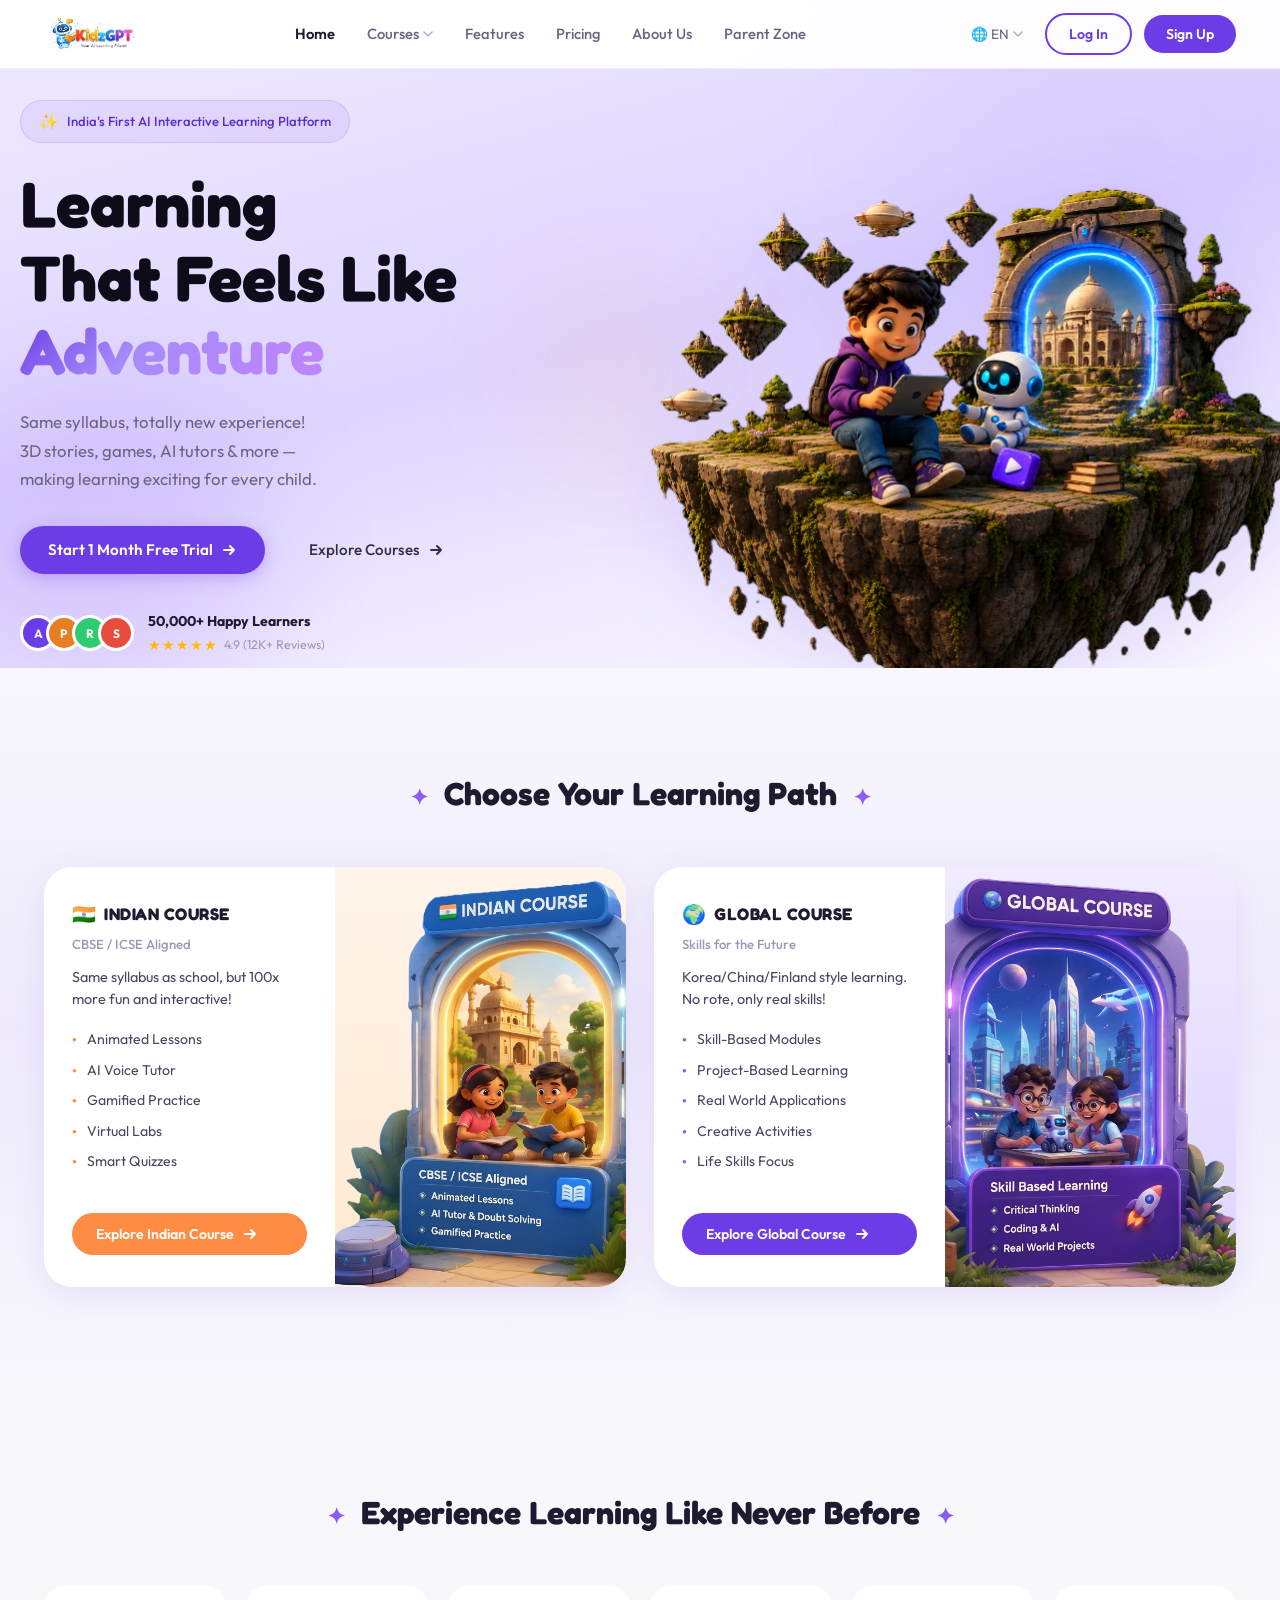
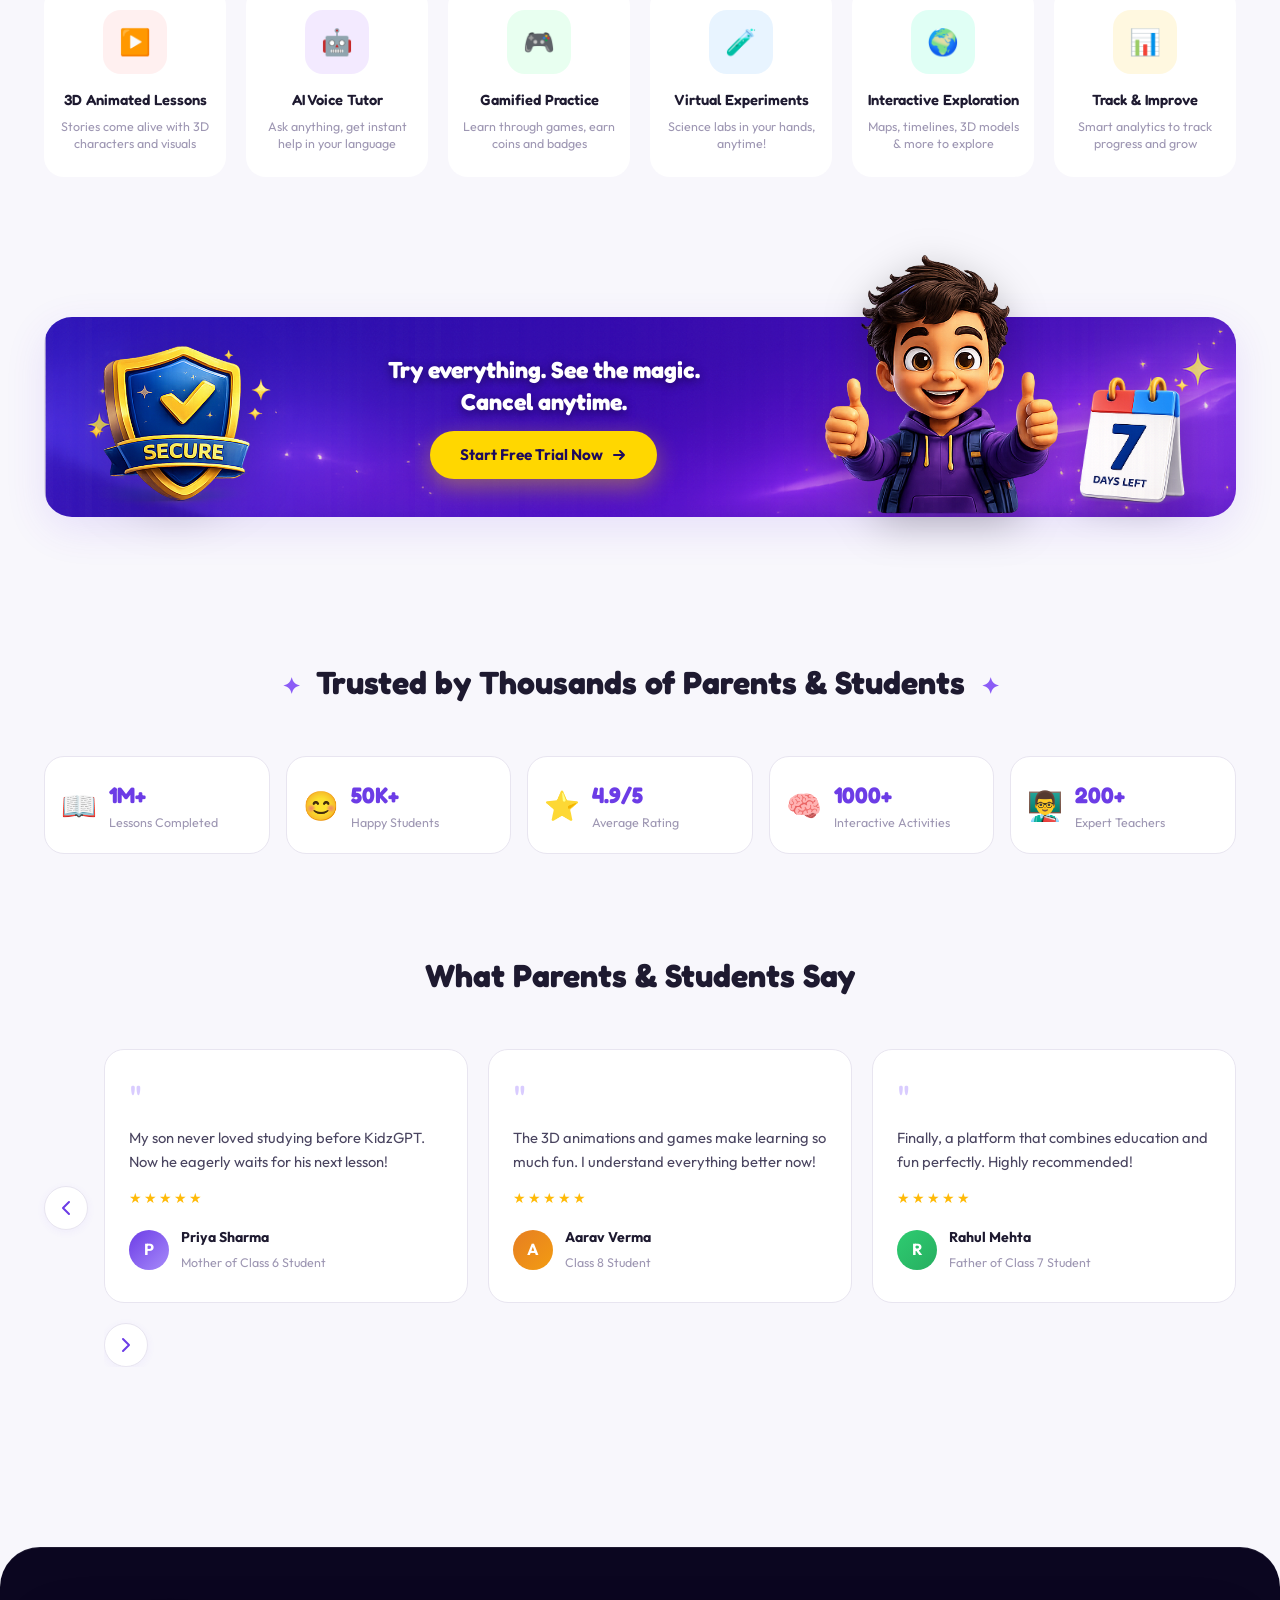
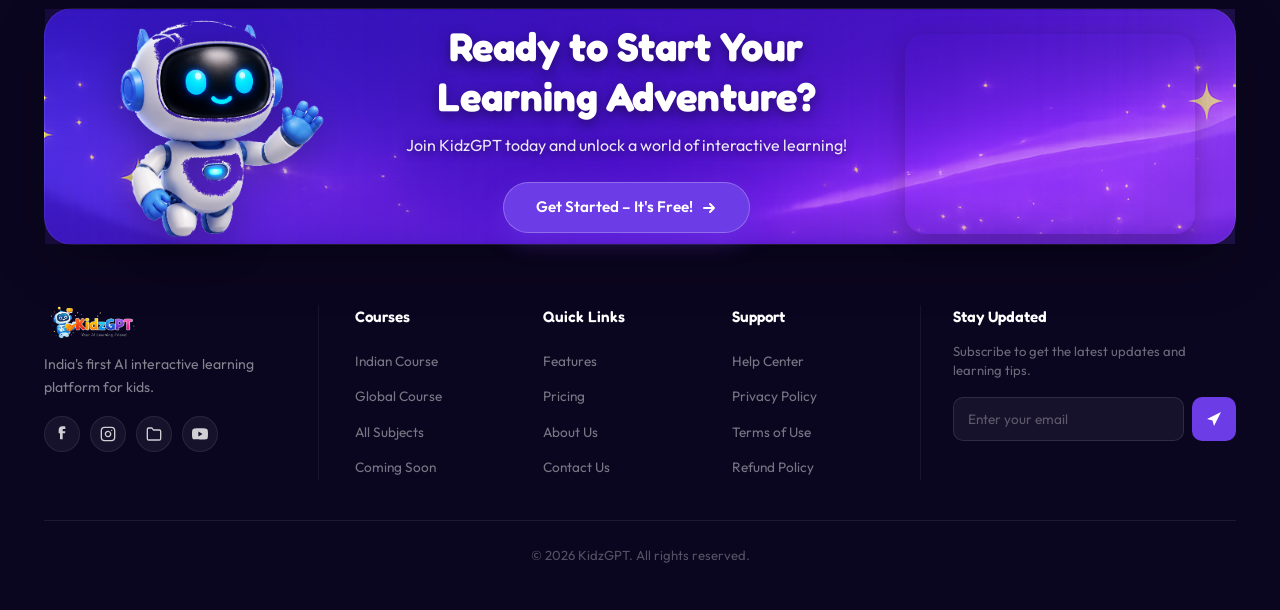
<file: KidzGPT/index.html>
<!DOCTYPE html>
<html lang="en">

<head>
  <meta charset="UTF-8" />
  <meta name="viewport" content="width=device-width, initial-scale=1.0" />
  <title>KidzGPT — India's First AI Interactive Learning Platform 🚀</title>
  <meta name="description"
    content="KidzGPT transforms education with interactive AI-powered lessons, gamified quizzes, and a personal AI tutor. Aligned with CBSE/ICSE & global curricula for ages 6-16." />
  <link rel="preconnect" href="https://fonts.googleapis.com" />
  <link rel="preconnect" href="https://fonts.gstatic.com" crossorigin />
  <link
    href="https://fonts.googleapis.com/css2?family=Fredoka:wght@400;500;600;700&family=Outfit:wght@300;400;500;600;700;800&display=swap"
    rel="stylesheet" />
  <link rel="stylesheet" href="styles.css" />
</head>

<body>

  <!-- ======== NAVBAR ======== -->
  <nav class="navbar" id="navbar">
    <div class="container">
      <a href="#" class="nav-logo">
        <img src="Images&Assests/logo.png" alt="KidzGPT Logo" class="logo-img" />
      </a>

      <ul class="nav-links" id="navLinks">
        <li><a href="#" class="active">Home</a></li>
        <li class="has-dropdown">
          <a href="#courses">Courses <svg width="10" height="6" viewBox="0 0 10 6" fill="none">
              <path d="M1 1L5 5L9 1" stroke="currentColor" stroke-width="1.5" stroke-linecap="round"
                stroke-linejoin="round" />
            </svg></a>
        </li>
        <li><a href="#features">Features</a></li>
        <li><a href="#trial">Pricing</a></li>
        <li><a href="#about">About Us</a></li>
        <li><a href="#">Parent Zone</a></li>
      </ul>

      <div class="nav-actions">
        <button class="nav-lang">🌐 EN <svg width="10" height="6" viewBox="0 0 10 6" fill="none">
            <path d="M1 1L5 5L9 1" stroke="currentColor" stroke-width="1.5" stroke-linecap="round"
              stroke-linejoin="round" />
          </svg></button>
        <a href="login.html" class="btn btn-login">Log In</a>
        <a href="login.html?tab=signup" class="btn btn-signup">Sign Up</a>
      </div>

      <button class="nav-hamburger" id="navHamburger" aria-label="Toggle menu">
        <span></span><span></span><span></span>
      </button>
    </div>
  </nav>

  <!-- ======== HERO SECTION ======== -->
  <section class="hero" id="hero">
    <div class="hero-bg">
      <div class="hero-gradient"></div>
      <div class="hero-shapes">
        <div class="shape shape-1"></div>
        <div class="shape shape-2"></div>
        <div class="shape shape-3"></div>
      </div>
    </div>

    <div class="container hero-grid">
      <div class="hero-content">
        <div class="hero-badge">
          <span class="badge-sparkle">✨</span>
          India's First AI Interactive Learning Platform
        </div>

        <h1 class="hero-title">
          Learning<br>
          That Feels Like<br>
          <span class="hero-title-accent">Adventure</span>
        </h1>

        <p class="hero-description">
          Same syllabus, totally new experience!<br>
          3D stories, games, AI tutors & more —<br>
          making learning exciting for every child.
        </p>

        <div class="hero-cta">
          <a href="#trial" class="btn btn-primary">
            Start 1 Month Free Trial
            <svg width="16" height="16" viewBox="0 0 16 16" fill="none">
              <path d="M3 8H13M13 8L9 4M13 8L9 12" stroke="currentColor" stroke-width="2" stroke-linecap="round"
                stroke-linejoin="round" />
            </svg>
          </a>
          <a href="#courses" class="btn btn-ghost">
            Explore Courses
            <svg width="16" height="16" viewBox="0 0 16 16" fill="none">
              <path d="M3 8H13M13 8L9 4M13 8L9 12" stroke="currentColor" stroke-width="2" stroke-linecap="round"
                stroke-linejoin="round" />
            </svg>
          </a>
        </div>

        <div class="hero-social-proof">
          <div class="avatar-stack">
            <div class="avatar" style="background: #6C3CE6;">A</div>
            <div class="avatar" style="background: #E67E22;">P</div>
            <div class="avatar" style="background: #2ECC71;">R</div>
            <div class="avatar" style="background: #E74C3C;">S</div>
          </div>
          <div class="proof-text">
            <strong>50,000+ Happy Learners</strong>
            <div class="stars-row">
              <span class="stars">★★★★★</span>
              <span class="rating-text">4.9 (12K+ Reviews)</span>
            </div>
          </div>
        </div>
      </div>

      <div class="hero-visual">
        <div class="hero-image-wrapper">
          <img src="Images&Assests/Hero Section Image.png" alt="A boy learning with his AI robot companion"
            class="hero-img" />
        </div>
      </div>
    </div>
  </section>

  <!-- ======== CHOOSE YOUR LEARNING PATH ======== -->
  <section class="learning-paths" id="courses">
    <div class="container">
      <h2 class="section-title-center">
        <span class="title-sparkle">✦</span>
        Choose Your Learning Path
        <span class="title-sparkle">✦</span>
      </h2>

      <div class="paths-grid">
        <!-- Indian Course Card -->
        <div class="path-card path-card-indian">
          <div class="path-card-content">
            <div class="path-header">
              <span class="path-flag">🇮🇳</span>
              <h3 class="path-name">INDIAN COURSE</h3>
            </div>
            <p class="path-subtitle">CBSE / ICSE Aligned</p>
            <p class="path-description">
              Same syllabus as school, but 100x more fun and interactive!
            </p>
            <ul class="path-features">
              <li><span class="check-icon orange">●</span> Animated Lessons</li>
              <li><span class="check-icon orange">●</span> AI Voice Tutor</li>
              <li><span class="check-icon orange">●</span> Gamified Practice</li>
              <li><span class="check-icon orange">●</span> Virtual Labs</li>
              <li><span class="check-icon orange">●</span> Smart Quizzes</li>
            </ul>
            <a href="#" class="btn btn-path btn-path-orange">
              Explore Indian Course
              <svg width="16" height="16" viewBox="0 0 16 16" fill="none">
                <path d="M3 8H13M13 8L9 4M13 8L9 12" stroke="currentColor" stroke-width="2" stroke-linecap="round"
                  stroke-linejoin="round" />
              </svg>
            </a>
          </div>
          <div class="path-card-visual">
            <img src="Images&Assests/india.png" alt="Indian Course - kids studying together"
              class="path-img path-img-indian" />
          </div>
        </div>

        <!-- Global Course Card -->
        <div class="path-card path-card-global">
          <div class="path-card-content">
            <div class="path-header">
              <span class="path-flag">🌍</span>
              <h3 class="path-name">GLOBAL COURSE</h3>
            </div>
            <p class="path-subtitle">Skills for the Future</p>
            <p class="path-description">
              Korea/China/Finland style learning. No rote, only real skills!
            </p>
            <ul class="path-features">
              <li><span class="check-icon blue">●</span> Skill-Based Modules</li>
              <li><span class="check-icon blue">●</span> Project-Based Learning</li>
              <li><span class="check-icon blue">●</span> Real World Applications</li>
              <li><span class="check-icon blue">●</span> Creative Activities</li>
              <li><span class="check-icon blue">●</span> Life Skills Focus</li>
            </ul>
            <a href="#" class="btn btn-path btn-path-purple">
              Explore Global Course
              <svg width="16" height="16" viewBox="0 0 16 16" fill="none">
                <path d="M3 8H13M13 8L9 4M13 8L9 12" stroke="currentColor" stroke-width="2" stroke-linecap="round"
                  stroke-linejoin="round" />
              </svg>
            </a>
          </div>
          <div class="path-card-visual">
            <img src="Images&Assests/Global.png" alt="Indian Course - kids studying together"
              class="path-img path-img-indian" />
          </div>
        </div>
      </div>
    </div>
  </section>

  <!-- ======== EXPERIENCE LEARNING LIKE NEVER BEFORE ======== -->
  <section class="experience" id="features">
    <div class="container">
      <h2 class="section-title-center">
        <span class="title-sparkle">✦</span>
        Experience Learning Like Never Before
        <span class="title-sparkle">✦</span>
      </h2>

      <div class="experience-grid">
        <div class="exp-card">
          <div class="exp-icon">
            <div class="exp-icon-bg red">▶️</div>
          </div>
          <h4>3D Animated Lessons</h4>
          <p>Stories come alive with 3D characters and visuals</p>
        </div>

        <div class="exp-card">
          <div class="exp-icon">
            <div class="exp-icon-bg purple">🤖</div>
          </div>
          <h4>AI Voice Tutor</h4>
          <p>Ask anything, get instant help in your language</p>
        </div>

        <div class="exp-card">
          <div class="exp-icon">
            <div class="exp-icon-bg green">🎮</div>
          </div>
          <h4>Gamified Practice</h4>
          <p>Learn through games, earn coins and badges</p>
        </div>

        <div class="exp-card">
          <div class="exp-icon">
            <div class="exp-icon-bg blue">🧪</div>
          </div>
          <h4>Virtual Experiments</h4>
          <p>Science labs in your hands, anytime!</p>
        </div>

        <div class="exp-card">
          <div class="exp-icon">
            <div class="exp-icon-bg teal">🌍</div>
          </div>
          <h4>Interactive Exploration</h4>
          <p>Maps, timelines, 3D models & more to explore</p>
        </div>

        <div class="exp-card">
          <div class="exp-icon">
            <div class="exp-icon-bg gold">📊</div>
          </div>
          <h4>Track & Improve</h4>
          <p>Smart analytics to track progress and grow</p>
        </div>
      </div>
    </div>
  </section>

  <!-- ======== 1 MONTH FREE TRIAL BANNER ======== -->
  <section class="trial-banner-section" id="trial">
    <div class="container">
      <div class="trial-banner">
        <!-- Left: secure batch -->
        <div class="trial-left-gfx">
          <img src="Images&Assests/secure batch.png" alt="1 Month Free Trial" class="trial-badge-img" />
        </div>

        <!-- Center: text & button -->
        <div class="trial-banner-center">
          <p class="trial-tagline">Try everything. See the magic.<br>Cancel anytime.</p>
          <a href="login.html?tab=signup" class="btn btn-trial">
            Start Free Trial Now
            <svg width="16" height="16" viewBox="0 0 16 16" fill="none">
              <path d="M3 8H13M13 8L9 4M13 8L9 12" stroke="currentColor" stroke-width="2" stroke-linecap="round"
                stroke-linejoin="round" />
            </svg>
          </a>
        </div>

        <!-- Right: Boy & Calendar -->
        <div class="trial-right-gfx">
          <img src="Images&Assests/Boy.png" alt="Boy" class="trial-boy-img" />
          <img src="Images&Assests/Calendar.png" alt="Calendar" class="trial-calendar-img" />
        </div>
      </div>
    </div>
  </section>

  <!-- ======== TRUSTED BY THOUSANDS ======== -->
  <section class="trust-section" id="about">
    <div class="container">
      <h2 class="section-title-center">
        <span class="title-sparkle">✦</span>
        Trusted by Thousands of Parents & Students
        <span class="title-sparkle">✦</span>
      </h2>

      <div class="trust-stats">
        <div class="trust-stat">
          <div class="trust-icon">📖</div>
          <div class="trust-info">
            <span class="trust-number" data-target="1000000">1M+</span>
            <span class="trust-label">Lessons Completed</span>
          </div>
        </div>
        <div class="trust-stat">
          <div class="trust-icon">😊</div>
          <div class="trust-info">
            <span class="trust-number">50K+</span>
            <span class="trust-label">Happy Students</span>
          </div>
        </div>
        <div class="trust-stat">
          <div class="trust-icon">⭐</div>
          <div class="trust-info">
            <span class="trust-number">4.9/5</span>
            <span class="trust-label">Average Rating</span>
          </div>
        </div>
        <div class="trust-stat">
          <div class="trust-icon">🧠</div>
          <div class="trust-info">
            <span class="trust-number">1000+</span>
            <span class="trust-label">Interactive Activities</span>
          </div>
        </div>
        <div class="trust-stat">
          <div class="trust-icon">👨‍🏫</div>
          <div class="trust-info">
            <span class="trust-number">200+</span>
            <span class="trust-label">Expert Teachers</span>
          </div>
        </div>
      </div>
    </div>
  </section>

  <!-- ======== TESTIMONIALS ======== -->
  <section class="testimonials" id="testimonials">
    <div class="container">
      <h2 class="section-title-center">What Parents & Students Say</h2>

      <div class="testimonials-wrapper">
        <button class="testimonial-arrow arrow-left" id="prevTestimonial" aria-label="Previous">
          <svg width="20" height="20" viewBox="0 0 20 20" fill="none">
            <path d="M13 4L7 10L13 16" stroke="currentColor" stroke-width="2" stroke-linecap="round"
              stroke-linejoin="round" />
          </svg>
        </button>

        <div class="testimonials-track" id="testimonialsTrack">
          <div class="testimonial-card">
            <div class="quote-marks">"</div>
            <p>My son never loved studying before KidzGPT. Now he eagerly waits for his next lesson!</p>
            <div class="testimonial-stars">★★★★★</div>
            <div class="testimonial-author">
              <div class="author-avatar" style="background: linear-gradient(135deg, #6C3CE6, #A78BFA);">P</div>
              <div>
                <strong>Priya Sharma</strong>
                <span>Mother of Class 6 Student</span>
              </div>
            </div>
          </div>

          <div class="testimonial-card">
            <div class="quote-marks">"</div>
            <p>The 3D animations and games make learning so much fun. I understand everything better now!</p>
            <div class="testimonial-stars">★★★★★</div>
            <div class="testimonial-author">
              <div class="author-avatar" style="background: linear-gradient(135deg, #E67E22, #F39C12);">A</div>
              <div>
                <strong>Aarav Verma</strong>
                <span>Class 8 Student</span>
              </div>
            </div>
          </div>

          <div class="testimonial-card">
            <div class="quote-marks">"</div>
            <p>Finally, a platform that combines education and fun perfectly. Highly recommended!</p>
            <div class="testimonial-stars">★★★★★</div>
            <div class="testimonial-author">
              <div class="author-avatar" style="background: linear-gradient(135deg, #2ECC71, #27AE60);">R</div>
              <div>
                <strong>Rahul Mehta</strong>
                <span>Father of Class 7 Student</span>
            </div>
          </div>
        </div>

        <button class="testimonial-arrow arrow-right" id="nextTestimonial" aria-label="Next">
          <svg width="20" height="20" viewBox="0 0 20 20" fill="none">
            <path d="M7 4L13 10L7 16" stroke="currentColor" stroke-width="2" stroke-linecap="round"
              stroke-linejoin="round" />
          </svg>
        </button>
      </div>
    </div>
  </section>

  <!-- ======== FOOTER (with integrated CTA banner) ======== -->
  <footer class="footer" id="footer">
    <div class="container">
      
      <!-- CTA Banner -->
      <div class="cta-banner">
        <!-- Left Side: Robot -->
        <div class="cta-left-gfx">
          <img src="Images&Assests/Robot.png" alt="Waving Robot" class="cta-robot-img" />
        </div>

        <!-- Center Content -->
        <div class="cta-banner-content">
          <h2>Ready to Start Your<br>Learning Adventure?</h2>
          <p>Join KidzGPT today and unlock a world of interactive learning!</p>
          <a href="login.html?tab=signup" class="btn btn-cta">
            Get Started – It's Free!
            <svg width="16" height="16" viewBox="0 0 16 16" fill="none">
              <path d="M3 8H13M13 8L9 4M13 8L9 12" stroke="currentColor" stroke-width="2" stroke-linecap="round"
                stroke-linejoin="round" />
            </svg>
          </a>
        </div>

        <!-- Right Side: Video -->
        <div class="cta-right-gfx">
          <video class="cta-banner-video" src="Images&Assests/Footer animation.mp4" autoplay muted loop playsinline preload="metadata"></video>
        </div>
      </div>

      <!-- Footer Grid -->
      <div class="footer-grid">
        <!-- Brand -->
        <div class="footer-brand">
          <a href="#" class="nav-logo">
            <img src="Images&Assests/logo.png" alt="KidzGPT Logo" class="logo-img" />
          </a>
          <p>India's first AI interactive learning platform for kids.</p>
          <div class="footer-socials">
            <a href="#" aria-label="Facebook">
              <svg width="16" height="16" viewBox="0 0 24 24" fill="currentColor"><path d="M9 8H7v3h2v9h4v-9h3.6l.4-3H13V6c0-1 .2-1.4 1-1.4h3v-4c-1-.1-2.4-.2-3.8-.2C9.4 0 7 2.2 7 6.4V8h2z"/></svg>
            </a>
            <a href="#" aria-label="Instagram">
              <svg width="16" height="16" viewBox="0 0 24 24" fill="none" stroke="currentColor" stroke-width="2" stroke-linecap="round" stroke-linejoin="round"><rect x="2" y="2" width="20" height="20" rx="5" ry="5"/><path d="M16 11.37A4 4 0 1 1 12.63 8 4 4 0 0 1 16 11.37z"/><line x1="17.5" y1="6.5" x2="17.51" y2="6.5"/></svg>
            </a>
            <a href="#" aria-label="Folder/Resources">
              <svg width="16" height="16" viewBox="0 0 24 24" fill="none" stroke="currentColor" stroke-width="2" stroke-linecap="round" stroke-linejoin="round"><path d="M22 19a2 2 0 0 1-2 2H4a2 2 0 0 1-2-2V5a2 2 0 0 1 2-2h5l2 3h9a2 2 0 0 1 2 2z"/></svg>
            </a>
            <a href="#" aria-label="YouTube">
              <svg width="16" height="16" viewBox="0 0 24 24" fill="currentColor"><path d="M23.498 6.163a3.003 3.003 0 0 0-2.11-2.108C19.52 3.5 12 3.5 12 3.5s-7.52 0-9.388.555a3.002 3.002 0 0 0-2.11 2.108C0 8.03 0 12 0 12s0 3.97.502 5.837a3.003 3.003 0 0 0 2.11 2.108C4.48 20.5 12 20.5 12 20.5s7.52 0 9.388-.555a3.003 3.003 0 0 0 2.11-2.108C24 15.97 24 12 24 12s0-3.97-.502-5.837zM9.545 15.568V8.432L15.818 12l-6.273 3.568z"/></svg>
            </a>
          </div>
        </div>

        <!-- Courses -->
        <div class="footer-col">
          <h4>Courses</h4>
          <ul>
            <li><a href="#">Indian Course</a></li>
            <li><a href="#">Global Course</a></li>
            <li><a href="#">All Subjects</a></li>
            <li><a href="#">Coming Soon</a></li>
          </ul>
        </div>

        <!-- Quick Links -->
        <div class="footer-col">
          <h4>Quick Links</h4>
          <ul>
            <li><a href="#">Features</a></li>
            <li><a href="#">Pricing</a></li>
            <li><a href="#">About Us</a></li>
            <li><a href="#">Contact Us</a></li>
          </ul>
        </div>

        <!-- Support -->
        <div class="footer-col">
          <h4>Support</h4>
          <ul>
            <li><a href="#">Help Center</a></li>
            <li><a href="#">Privacy Policy</a></li>
            <li><a href="#">Terms of Use</a></li>
            <li><a href="#">Refund Policy</a></li>
          </ul>
        </div>

        <!-- Newsletter -->
        <div class="footer-col footer-newsletter">
          <h4>Stay Updated</h4>
          <p>Subscribe to get the latest updates and learning tips.</p>
          <form class="newsletter-form" onsubmit="event.preventDefault();">
            <input type="email" placeholder="Enter your email" required />
            <button type="submit" aria-label="Subscribe">
              <svg width="18" height="18" viewBox="0 0 18 18" fill="none">
                <path d="M2 9L16 2L9 16L7.5 10.5L2 9Z" fill="currentColor" />
              </svg>
            </button>
          </form>
        </div>
      </div>

      <div class="footer-bottom">
        <p>© 2026 KidzGPT. All rights reserved.</p>
      </div>
    </div>
  </footer>

  <script src="script.js"></script>
</body>

</html>
</file>
<file: KidzGPT/styles.css>
/* ============================================================
   KidzGPT Landing Page — Styles (Reference-matched)
   Light theme with purple accents, matching the design mockup
   ============================================================ */

/* ---------- Google Fonts (loaded in HTML) ---------- */

/* ---------- CSS Variables ---------- */
:root {
  /* Primary */
  --purple-50:  #F5F0FF;
  --purple-100: #EDE5FF;
  --purple-200: #D4C4FF;
  --purple-300: #B49AFF;
  --purple-400: #8B5CF6;
  --purple-500: #6C3CE6;
  --purple-600: #5B2DD0;
  --purple-700: #4A1FB5;
  --purple-800: #371590;
  --purple-900: #1E0A5C;

  /* Accent Colors */
  --orange:     #FF8C42;
  --orange-light: #FFF3E8;
  --gold:       #FFD700;
  --gold-dark:  #E6B800;
  --coral:      #FF6B6B;
  --mint:       #4EEAAD;
  --sky:        #42A5F5;
  --teal:       #26A69A;

  /* Neutrals */
  --white:      #FFFFFF;
  --gray-50:    #F8F7FC;
  --gray-100:   #F1EFF9;
  --gray-200:   #E8E5F0;
  --gray-300:   #D1CDE0;
  --gray-400:   #9E97B3;
  --gray-500:   #6B6480;
  --gray-600:   #4A4560;
  --gray-700:   #322E45;
  --gray-800:   #1E1A30;
  --gray-900:   #0F0C1A;

  /* Background */
  --bg-body:    #F8F7FC;
  --bg-hero:    linear-gradient(165deg, #F0EBFF 0%, #E8E0FF 25%, #DED5FF 50%, #F0EBFF 75%, #FAF8FF 100%);

  /* Typography */
  --font-heading: 'Fredoka', 'Outfit', sans-serif;
  --font-body:    'Outfit', sans-serif;

  /* Layout */
  --container-max: 1240px;
  --section-gap: clamp(60px, 8vw, 100px);

  /* Radius */
  --r-sm:   8px;
  --r-md:   12px;
  --r-lg:   20px;
  --r-xl:   28px;
  --r-pill: 999px;

  /* Shadows */
  --shadow-sm:   0 2px 8px rgba(108,60,230,0.06);
  --shadow-md:   0 4px 20px rgba(108,60,230,0.08);
  --shadow-lg:   0 12px 40px rgba(108,60,230,0.12);
  --shadow-card: 0 8px 32px rgba(108,60,230,0.10);
  --shadow-btn:  0 4px 16px rgba(108,60,230,0.3);

  /* Transitions */
  --ease-out:    cubic-bezier(0.16, 1, 0.3, 1);
  --ease-spring: cubic-bezier(0.34, 1.56, 0.64, 1);
}

/* ---------- Reset ---------- */
*, *::before, *::after { box-sizing: border-box; margin: 0; padding: 0; }
html { scroll-behavior: smooth; -webkit-font-smoothing: antialiased; }
body {
  font-family: var(--font-body);
  background: var(--bg-body);
  color: var(--gray-800);
  line-height: 1.6;
  overflow-x: hidden;
}
img, video { display: block; max-width: 100%; }
a { text-decoration: none; color: inherit; }
button { cursor: pointer; border: none; font-family: inherit; background: none; }
ul { list-style: none; }

/* ---------- Container ---------- */
.container {
  width: 100%;
  max-width: var(--container-max);
  margin: 0 auto;
  padding: 0 24px;
}

/* ---------- Section Title (centered) ---------- */
.section-title-center {
  font-family: var(--font-heading);
  font-size: clamp(1.5rem, 3vw, 2rem);
  font-weight: 700;
  text-align: center;
  color: var(--gray-800);
  margin-bottom: 48px;
}
.title-sparkle {
  color: var(--purple-400);
  font-size: 0.7em;
  vertical-align: middle;
  margin: 0 8px;
}

/* ============================================================
   BUTTONS
   ============================================================ */
.btn {
  display: inline-flex;
  align-items: center;
  gap: 8px;
  font-weight: 600;
  font-size: 0.95rem;
  border-radius: var(--r-pill);
  padding: 12px 28px;
  transition: all 0.3s var(--ease-out);
  white-space: nowrap;
}

.btn-primary {
  background: var(--purple-500);
  color: var(--white);
  box-shadow: var(--shadow-btn);
}
.btn-primary:hover {
  background: var(--purple-600);
  transform: translateY(-2px);
  box-shadow: 0 6px 24px rgba(108,60,230,0.4);
}

.btn-ghost {
  background: transparent;
  color: var(--gray-700);
  font-weight: 500;
}
.btn-ghost:hover {
  color: var(--purple-500);
}

.btn-login {
  background: transparent;
  color: var(--purple-500);
  border: 2px solid var(--purple-500);
  padding: 8px 22px;
  font-size: 0.88rem;
}
.btn-login:hover {
  background: var(--purple-50);
}

.btn-signup {
  background: var(--purple-500);
  color: var(--white);
  padding: 8px 22px;
  font-size: 0.88rem;
}
.btn-signup:hover {
  background: var(--purple-600);
  transform: translateY(-1px);
}

.btn-path {
  padding: 10px 24px;
  font-size: 0.88rem;
  border-radius: var(--r-pill);
  color: var(--white);
}
.btn-path-orange {
  background: var(--orange);
}
.btn-path-orange:hover {
  background: #e67a30;
  transform: translateY(-2px);
}
.btn-path-purple {
  background: var(--purple-500);
}
.btn-path-purple:hover {
  background: var(--purple-600);
  transform: translateY(-2px);
}

.btn-trial {
  background: var(--white);
  color: var(--purple-700);
  font-weight: 700;
  padding: 12px 28px;
  border-radius: var(--r-pill);
  box-shadow: 0 4px 16px rgba(0,0,0,0.15);
}
.btn-trial:hover {
  transform: translateY(-2px);
  box-shadow: 0 6px 24px rgba(0,0,0,0.2);
}

.btn-cta {
  background: var(--white);
  color: var(--purple-700);
  font-weight: 700;
  padding: 14px 32px;
  border-radius: var(--r-pill);
  box-shadow: 0 4px 16px rgba(0,0,0,0.15);
}
.btn-cta:hover {
  transform: translateY(-2px) scale(1.02);
  box-shadow: 0 8px 30px rgba(0,0,0,0.2);
}

/* ============================================================
   NAVBAR
   ============================================================ */
.navbar {
  position: fixed;
  top: 0; left: 0; right: 0;
  z-index: 1000;
  background: rgba(255,255,255,0.92);
  backdrop-filter: blur(16px);
  -webkit-backdrop-filter: blur(16px);
  border-bottom: 1px solid rgba(108,60,230,0.08);
  transition: all 0.3s var(--ease-out);
}
.navbar.scrolled {
  box-shadow: var(--shadow-sm);
}
.navbar .container {
  display: flex;
  align-items: center;
  justify-content: space-between;
  height: 68px;
}

/* Logo */
.nav-logo {
  display: flex;
  align-items: center;
}
.logo-img {
  height: 36px;
  width: auto;
  display: block;
}

/* Nav links */
.nav-links {
  display: flex;
  align-items: center;
  gap: 32px;
}
.nav-links a {
  font-size: 0.92rem;
  font-weight: 500;
  color: var(--gray-500);
  transition: color 0.3s;
  display: flex;
  align-items: center;
  gap: 4px;
}
.nav-links a.active {
  color: var(--gray-800);
  font-weight: 600;
}
.nav-links a:hover {
  color: var(--purple-500);
}
.nav-links svg {
  opacity: 0.5;
}

/* Nav actions */
.nav-actions {
  display: flex;
  align-items: center;
  gap: 12px;
}
.nav-lang {
  font-size: 0.85rem;
  color: var(--gray-500);
  display: flex;
  align-items: center;
  gap: 4px;
  padding: 6px 10px;
  border-radius: var(--r-sm);
  transition: background 0.3s;
}
.nav-lang:hover {
  background: var(--gray-100);
}
.nav-lang svg { opacity: 0.5; }

/* Hamburger */
.nav-hamburger {
  display: none;
  flex-direction: column;
  gap: 5px;
  padding: 8px;
}
.nav-hamburger span {
  width: 22px;
  height: 2px;
  background: var(--gray-700);
  border-radius: 2px;
  transition: all 0.3s;
}

/* ============================================================
   HERO
   ============================================================ */
.hero {
  position: relative;
  padding-top: 68px; /* navbar height */
  overflow: hidden;
}

/* Background */
.hero-bg {
  position: absolute;
  inset: 0;
  z-index: 0;
}
.hero-gradient {
  position: absolute;
  inset: 0;
  background: var(--bg-hero);
}
.hero-shapes {
  position: absolute;
  inset: 0;
  overflow: hidden;
  pointer-events: none;
}
.shape {
  position: absolute;
  border-radius: 50%;
  opacity: 0.15;
}
.shape-1 {
  width: 500px; height: 500px;
  background: var(--purple-300);
  top: -100px; right: -100px;
  filter: blur(80px);
}
.shape-2 {
  width: 350px; height: 350px;
  background: var(--purple-400);
  bottom: -50px; left: -80px;
  filter: blur(60px);
}
.shape-3 {
  width: 200px; height: 200px;
  background: var(--orange);
  top: 40%; left: 40%;
  filter: blur(60px);
  opacity: 0.08;
}

/* Hero Grid */
.hero-grid {
  position: relative;
  z-index: 1;
  display: grid;
  grid-template-columns: 1fr 1.25fr;
  gap: 40px;
  align-items: center;
  min-height: 600px;
  padding: 20px 0 0;
}

/* Hero Content */
.hero-content {
  animation: fadeInUp 0.8s var(--ease-out) both;
}

.hero-badge {
  display: inline-flex;
  align-items: center;
  gap: 8px;
  background: rgba(108,60,230,0.08);
  border: 1px solid rgba(108,60,230,0.15);
  border-radius: var(--r-pill);
  padding: 8px 18px;
  font-size: 0.82rem;
  font-weight: 500;
  color: var(--purple-600);
  margin-bottom: 24px;
}
.badge-sparkle {
  font-size: 1rem;
}

.hero-title {
  font-family: var(--font-heading);
  font-size: clamp(2.8rem, 5vw, 4rem);
  font-weight: 700;
  line-height: 1.15;
  color: var(--gray-900);
  margin-bottom: 20px;
}
.hero-title-accent {
  background: linear-gradient(135deg, #6C3CE6 0%, #A78BFA 40%, #C084FC 100%);
  -webkit-background-clip: text;
  -webkit-text-fill-color: transparent;
  background-clip: text;
}

.hero-description {
  font-size: 1.05rem;
  color: var(--gray-500);
  line-height: 1.7;
  margin-bottom: 32px;
}

.hero-cta {
  display: flex;
  align-items: center;
  gap: 16px;
  flex-wrap: wrap;
  margin-bottom: 36px;
}

/* Social Proof */
.hero-social-proof {
  display: flex;
  align-items: center;
  gap: 14px;
}
.avatar-stack {
  display: flex;
}
.avatar {
  width: 36px; height: 36px;
  border-radius: 50%;
  display: flex;
  align-items: center;
  justify-content: center;
  font-size: 0.75rem;
  font-weight: 700;
  color: var(--white);
  border: 3px solid var(--white);
  margin-left: -10px;
}
.avatar:first-child { margin-left: 0; }

.proof-text strong {
  display: block;
  font-size: 0.88rem;
  color: var(--gray-800);
}
.stars-row {
  display: flex;
  align-items: center;
  gap: 6px;
  margin-top: 2px;
}
.stars {
  color: #FFBA08;
  font-size: 0.85rem;
  letter-spacing: 1px;
}
.rating-text {
  font-size: 0.78rem;
  color: var(--gray-400);
}

/* Hero Visual */
.hero-visual {
  display: flex;
  justify-content: flex-end;
  align-items: flex-end;
  animation: fadeInUp 1s var(--ease-out) 0.2s both;
  width: 100%;
  align-self: end;
}
.hero-image-wrapper {
  position: relative;
  width: 125%;
  max-width: 820px;
  margin-right: -100px;
  margin-bottom: -15px;
}
.hero-img {
  width: 100%;
  height: auto;
  filter: drop-shadow(0 20px 40px rgba(108,60,230,0.15));
  animation: hero-float 6s ease-in-out infinite;
}

@keyframes hero-float {
  0%, 100% { transform: translateY(0); }
  50%      { transform: translateY(-12px); }
}

/* ============================================================
   LEARNING PATHS
   ============================================================ */
.learning-paths {
  padding: var(--section-gap) 0;
  background: linear-gradient(180deg, var(--bg-body) 0%, #EEEAFC 50%, var(--bg-body) 100%);
}

.paths-grid {
  display: grid;
  grid-template-columns: 1fr 1fr;
  gap: 28px;
}

.path-card {
  background: var(--white);
  border-radius: var(--r-xl);
  overflow: hidden;
  box-shadow: var(--shadow-card);
  transition: transform 0.4s var(--ease-out), box-shadow 0.4s;
  display: grid;
  grid-template-columns: 1fr 1fr;
  min-height: 420px;
}
.path-card:hover {
  transform: translateY(-6px);
  box-shadow: 0 16px 56px rgba(108,60,230,0.16);
}

.path-card-content {
  padding: 32px 28px;
  display: flex;
  flex-direction: column;
}

.path-header {
  display: flex;
  align-items: center;
  gap: 8px;
  margin-bottom: 4px;
}
.path-flag {
  font-size: 1.2rem;
}
.path-name {
  font-family: var(--font-heading);
  font-size: 1.05rem;
  font-weight: 700;
  text-transform: uppercase;
  letter-spacing: 0.5px;
  color: var(--gray-800);
}

.path-subtitle {
  font-size: 0.82rem;
  font-weight: 500;
  color: var(--gray-400);
  margin-bottom: 12px;
}

.path-description {
  font-size: 0.9rem;
  color: var(--gray-600);
  line-height: 1.5;
  margin-bottom: 18px;
}

.path-features {
  display: flex;
  flex-direction: column;
  gap: 8px;
  margin-bottom: 24px;
  flex: 1;
}
.path-features li {
  display: flex;
  align-items: center;
  gap: 10px;
  font-size: 0.88rem;
  color: var(--gray-600);
}
.check-icon {
  font-size: 0.5rem;
  flex-shrink: 0;
}
.check-icon.orange { color: var(--orange); }
.check-icon.blue   { color: var(--purple-400); }

/* Card visual half */
.path-card-visual {
  position: relative;
  overflow: hidden;
  display: flex;
  align-items: flex-end;
  justify-content: center;
}
.path-card-indian .path-card-visual {
  background: linear-gradient(180deg, #FFF5EB 0%, #FFE8D0 100%);
}
.path-card-global .path-card-visual {
  background: linear-gradient(180deg, #F0EBFF 0%, #DDD3FF 100%);
}

.path-img-indian {
  width: 100%;
  height: 100%;
  object-fit: cover;
}
.path-video {
  width: 100%;
  height: 100%;
  object-fit: cover;
}

/* ============================================================
   EXPERIENCE (Features row)
   ============================================================ */
.experience {
  padding: var(--section-gap) 0;
}

.experience-grid {
  display: grid;
  grid-template-columns: repeat(6, 1fr);
  gap: 20px;
}

.exp-card {
  text-align: center;
  padding: 24px 12px;
  border-radius: var(--r-lg);
  transition: transform 0.3s var(--ease-out), box-shadow 0.3s;
  background: var(--white);
}
.exp-card:hover {
  transform: translateY(-6px);
  box-shadow: var(--shadow-md);
}

.exp-icon {
  margin-bottom: 14px;
  display: flex;
  justify-content: center;
}
.exp-icon-bg {
  width: 64px; height: 64px;
  border-radius: 18px;
  display: flex;
  align-items: center;
  justify-content: center;
  font-size: 1.6rem;
  transition: transform 0.3s var(--ease-spring);
}
.exp-card:hover .exp-icon-bg {
  transform: scale(1.1) rotate(-5deg);
}

.exp-icon-bg.red    { background: #FFF0F0; }
.exp-icon-bg.purple { background: #F3EAFF; }
.exp-icon-bg.green  { background: #E8FFF0; }
.exp-icon-bg.blue   { background: #E8F4FF; }
.exp-icon-bg.teal   { background: #E0FFF5; }
.exp-icon-bg.gold   { background: #FFF8E0; }

.exp-card h4 {
  font-family: var(--font-heading);
  font-size: 0.92rem;
  font-weight: 600;
  color: var(--gray-800);
  margin-bottom: 6px;
}
.exp-card p {
  font-size: 0.78rem;
  color: var(--gray-400);
  line-height: 1.4;
}

/* ============================================================
   TRIAL BANNER
   ============================================================ */
.trial-banner-section {
  padding: 40px 0;
  overflow: visible; /* allow elements to pop out */
}

.trial-banner {
  background: url('Images&Assests/Trial background.png') no-repeat center center;
  background-size: cover;
  border-radius: var(--r-xl);
  overflow: visible; /* allow boy to overlap */
  display: flex;
  align-items: center;
  justify-content: space-between;
  position: relative;
  min-height: 200px;
  padding: 0 40px;
  box-shadow: var(--shadow-lg);
}

.trial-banner::before {
  content: '';
  position: absolute;
  inset: 0;
  background: rgba(40, 20, 90, 0.12);
  z-index: 1;
  border-radius: var(--r-xl);
  pointer-events: none;
}

.trial-left-gfx {
  position: relative;
  z-index: 2;
  display: flex;
  align-items: center;
  flex: 0 0 auto;
}
.trial-badge-img {
  height: 170px;
  width: auto;
  object-fit: contain;
  filter: drop-shadow(0 8px 24px rgba(0,0,0,0.2));
  transform: translateY(5px);
}

.trial-banner-center {
  position: relative;
  z-index: 3;
  text-align: center;
  max-width: 480px;
  display: flex;
  flex-direction: column;
  align-items: center;
  gap: 14px;
  padding: 24px 10px;
  flex: 1;
}

.trial-tagline {
  font-family: var(--font-heading);
  font-size: clamp(1.1rem, 2vw, 1.45rem);
  font-weight: 700;
  color: var(--white);
  line-height: 1.35;
  text-shadow: 0 2px 10px rgba(11, 6, 32, 0.6);
}

.trial-right-gfx {
  position: relative;
  z-index: 2;
  display: flex;
  align-items: flex-end;
  gap: 12px;
  height: 200px;
  flex: 0 0 auto;
  align-self: flex-end;
}
.trial-boy-img {
  height: 270px;
  width: auto;
  object-fit: contain;
  align-self: flex-end;
  filter: drop-shadow(0 10px 20px rgba(0,0,0,0.25));
  transform: translateY(2px);
}
.trial-calendar-img {
  height: 140px;
  width: auto;
  object-fit: contain;
  align-self: flex-end;
  margin-bottom: 10px;
  filter: drop-shadow(0 8px 16px rgba(0,0,0,0.2));
}

.btn-trial {
  background: var(--gold);
  color: var(--purple-900);
  font-weight: 700;
  padding: 12px 30px;
  border-radius: var(--r-pill);
  box-shadow: 0 8px 24px rgba(255, 215, 0, 0.4);
  transition: all 0.3s var(--ease-out);
}
.btn-trial:hover {
  background: #FFE033;
  transform: translateY(-2px) scale(1.02);
  box-shadow: 0 12px 28px rgba(255, 215, 0, 0.5);
}

/* ============================================================
   TRUST / STATS
   ============================================================ */
.trust-section {
  padding: var(--section-gap) 0 48px;
}

.trust-stats {
  display: grid;
  grid-template-columns: repeat(5, 1fr);
  gap: 16px;
}

.trust-stat {
  display: flex;
  align-items: center;
  gap: 12px;
  background: var(--white);
  border: 1px solid var(--gray-200);
  border-radius: var(--r-lg);
  padding: 20px 16px;
  transition: transform 0.3s var(--ease-out), box-shadow 0.3s;
}
.trust-stat:hover {
  transform: translateY(-4px);
  box-shadow: var(--shadow-md);
  border-color: var(--purple-200);
}

.trust-icon {
  font-size: 1.8rem;
  flex-shrink: 0;
}

.trust-info {
  display: flex;
  flex-direction: column;
}
.trust-number {
  font-family: var(--font-heading);
  font-size: 1.4rem;
  font-weight: 700;
  color: var(--purple-500);
}
.trust-label {
  font-size: 0.78rem;
  color: var(--gray-400);
}

/* ============================================================
   TESTIMONIALS
   ============================================================ */
.testimonials {
  padding: 48px 0 var(--section-gap);
}

.testimonials-wrapper {
  position: relative;
  display: flex;
  align-items: center;
  gap: 16px;
}

.testimonial-arrow {
  width: 44px; height: 44px;
  border-radius: 50%;
  background: var(--white);
  border: 1px solid var(--gray-200);
  display: flex;
  align-items: center;
  justify-content: center;
  color: var(--purple-500);
  flex-shrink: 0;
  transition: all 0.3s;
  box-shadow: var(--shadow-sm);
}
.testimonial-arrow:hover {
  background: var(--purple-500);
  color: var(--white);
  border-color: var(--purple-500);
}

.testimonials-track {
  display: grid;
  grid-template-columns: repeat(3, 1fr);
  gap: 20px;
  flex: 1;
  overflow: hidden;
}

.testimonial-card {
  background: var(--white);
  border: 1px solid var(--gray-200);
  border-radius: var(--r-lg);
  padding: 28px 24px;
  transition: transform 0.3s var(--ease-out), box-shadow 0.3s;
}
.testimonial-card:hover {
  transform: translateY(-4px);
  box-shadow: var(--shadow-md);
  border-color: var(--purple-200);
}

.quote-marks {
  font-family: var(--font-heading);
  font-size: 2.5rem;
  color: var(--purple-300);
  line-height: 1;
  margin-bottom: 8px;
  opacity: 0.5;
}

.testimonial-card p {
  font-size: 0.92rem;
  color: var(--gray-600);
  line-height: 1.6;
  margin-bottom: 14px;
}

.testimonial-stars {
  color: #FFBA08;
  font-size: 0.9rem;
  letter-spacing: 2px;
  margin-bottom: 16px;
}

.testimonial-author {
  display: flex;
  align-items: center;
  gap: 12px;
}
.author-avatar {
  width: 40px; height: 40px;
  border-radius: 50%;
  display: flex;
  align-items: center;
  justify-content: center;
  font-size: 1rem;
  font-weight: 700;
  color: var(--white);
  flex-shrink: 0;
}
.testimonial-author strong {
  display: block;
  font-size: 0.88rem;
  color: var(--gray-800);
}
.testimonial-author span {
  font-size: 0.78rem;
  color: var(--gray-400);
}

/* ============================================================
   FOOTER (Integrated CTA & Footer Grid)
   ============================================================ */
.footer {
  background: #0B0620;
  color: rgba(255, 255, 255, 0.7);
  position: relative;
  overflow: hidden;
  border-top-left-radius: 40px;
  border-top-right-radius: 40px;
  padding: 60px 0 20px;
  margin-top: 80px;
  border-top: 1px solid rgba(255, 255, 255, 0.08);
}

/* CTA Banner inside Footer */
.cta-banner {
  background: url('Images&Assests/Trial background.png') no-repeat center center;
  background-size: cover;
  position: relative;
  border-radius: var(--r-xl);
  overflow: visible;
  min-height: 220px;
  display: flex;
  align-items: center;
  justify-content: space-between;
  padding: 0 40px;
  box-shadow: 0 20px 50px rgba(0, 0, 0, 0.3);
  margin-bottom: 60px;
  border: 1px solid rgba(255, 255, 255, 0.08);
  z-index: 2;
}

.cta-left-gfx {
  position: relative;
  z-index: 3;
  display: flex;
  align-items: flex-end;
  flex: 0 0 auto;
  align-self: flex-end;
}
.cta-robot-img {
  height: 235px;
  width: auto;
  object-fit: contain;
  filter: drop-shadow(0 10px 20px rgba(0, 0, 0, 0.3));
  transform: translateY(1px);
}

.cta-right-gfx {
  position: relative;
  z-index: 3;
  width: 290px;
  height: 200px;
  border-radius: var(--r-lg);
  overflow: hidden;
  flex: 0 0 auto;
  align-self: flex-end;
  box-shadow: 0 8px 24px rgba(0, 0, 0, 0.25);
  margin-bottom: 10px;
}
.cta-banner-video {
  width: 100%;
  height: 100%;
  object-fit: cover;
  object-position: right center;
}

.cta-banner::after {
  content: '';
  position: absolute;
  inset: 0;
  background: linear-gradient(135deg, rgba(74, 31, 181, 0.2) 0%, rgba(108, 60, 230, 0.2) 100%);
  z-index: 2;
  pointer-events: none;
}

.cta-banner-content {
  position: relative;
  z-index: 3;
  text-align: center;
  max-width: 580px;
}
.cta-banner-content h2 {
  font-family: var(--font-heading);
  font-size: clamp(1.8rem, 3.5vw, 2.5rem);
  font-weight: 700;
  color: var(--white);
  margin-bottom: 12px;
  line-height: 1.25;
  text-shadow: 0 4px 12px rgba(11, 6, 32, 0.5);
}
.cta-banner-content p {
  font-size: 1rem;
  color: rgba(255, 255, 255, 0.9);
  margin-bottom: 24px;
  text-shadow: 0 2px 8px rgba(11, 6, 32, 0.5);
}

.btn-cta {
  background: var(--purple-500);
  color: var(--white);
  font-weight: 600;
  padding: 12px 32px;
  border-radius: var(--r-pill);
  box-shadow: 0 8px 24px rgba(108, 60, 230, 0.4);
  border: 1px solid rgba(255, 255, 255, 0.25);
  display: inline-flex;
  align-items: center;
  gap: 8px;
  transition: all 0.3s;
}
.btn-cta:hover {
  background: var(--purple-600);
  transform: translateY(-2px);
  box-shadow: 0 12px 28px rgba(108, 60, 230, 0.6);
}

.footer .container { position: relative; z-index: 1; }

.footer-grid {
  display: grid;
  grid-template-columns: 1.8fr 1fr 1fr 1fr 1.8fr;
  gap: 36px;
  padding-bottom: 40px;
  border-bottom: 1px solid rgba(255, 255, 255, 0.08);
}

.footer-brand {
  border-right: 1px solid rgba(255, 255, 255, 0.06);
  padding-right: 32px;
}
.footer-brand p {
  font-size: 0.88rem;
  margin: 12px 0 18px;
  line-height: 1.6;
  color: rgba(255, 255, 255, 0.5);
}
.footer .nav-logo .logo-text { color: var(--white); }

.footer-socials {
  display: flex;
  gap: 10px;
}
.footer-socials a {
  width: 36px; height: 36px;
  border-radius: 50%;
  background: rgba(255, 255, 255, 0.05);
  border: 1px solid rgba(255, 255, 255, 0.08);
  display: flex;
  align-items: center;
  justify-content: center;
  color: rgba(255, 255, 255, 0.8);
  transition: all 0.3s;
}
.footer-socials a:hover {
  background: var(--purple-500);
  border-color: var(--purple-500);
  color: var(--white);
  transform: translateY(-3px);
}

.footer-col h4 {
  font-family: var(--font-heading);
  font-size: 0.95rem;
  font-weight: 600;
  color: var(--white);
  margin-bottom: 18px;
}
.footer-col ul { display: flex; flex-direction: column; gap: 10px; }
.footer-col a {
  font-size: 0.85rem;
  color: rgba(255, 255, 255, 0.45);
  transition: color 0.3s, transform 0.3s;
  display: inline-block;
}
.footer-col a:hover {
  color: var(--purple-300);
  transform: translateX(4px);
}

.footer-newsletter {
  border-left: 1px solid rgba(255, 255, 255, 0.06);
  padding-left: 32px;
}
.footer-newsletter h4 {
  margin-bottom: 12px;
}
.footer-newsletter p {
  font-size: 0.82rem;
  color: rgba(255, 255, 255, 0.4);
  margin-bottom: 16px;
  line-height: 1.5;
}

.newsletter-form {
  display: flex;
  gap: 8px;
}
.newsletter-form input {
  flex: 1;
  background: rgba(255, 255, 255, 0.05);
  border: 1px solid rgba(255, 255, 255, 0.1);
  border-radius: 10px;
  padding: 10px 14px;
  font-size: 0.85rem;
  color: var(--white);
  font-family: var(--font-body);
  outline: none;
}
.newsletter-form input::placeholder {
  color: rgba(255,255,255,0.3);
}
.newsletter-form button {
  background: var(--purple-500);
  color: var(--white);
  width: 44px;
  height: 44px;
  border-radius: 10px;
  display: flex;
  align-items: center;
  justify-content: center;
  transition: background 0.3s;
  flex-shrink: 0;
}
.newsletter-form button:hover {
  background: var(--purple-600);
}

.footer-bottom {
  padding: 24px 0;
  text-align: center;
  font-size: 0.82rem;
  color: rgba(255,255,255,0.3);
}

/* ============================================================
   ANIMATIONS
   ============================================================ */
@keyframes fadeInUp {
  from { opacity: 0; transform: translateY(30px); }
  to   { opacity: 1; transform: translateY(0); }
}

.reveal {
  opacity: 0;
  transform: translateY(30px);
  transition: all 0.7s var(--ease-out);
}
.reveal.visible {
  opacity: 1;
  transform: translateY(0);
}

/* Stagger */
.reveal-children > * {
  opacity: 0;
  transform: translateY(20px);
  transition: all 0.5s var(--ease-out);
}
.reveal-children.visible > *:nth-child(1) { transition-delay: 0s;    opacity: 1; transform: translateY(0); }
.reveal-children.visible > *:nth-child(2) { transition-delay: 0.08s; opacity: 1; transform: translateY(0); }
.reveal-children.visible > *:nth-child(3) { transition-delay: 0.16s; opacity: 1; transform: translateY(0); }
.reveal-children.visible > *:nth-child(4) { transition-delay: 0.24s; opacity: 1; transform: translateY(0); }
.reveal-children.visible > *:nth-child(5) { transition-delay: 0.32s; opacity: 1; transform: translateY(0); }
.reveal-children.visible > *:nth-child(6) { transition-delay: 0.40s; opacity: 1; transform: translateY(0); }

/* ============================================================
   RESPONSIVE
   ============================================================ */
@media (max-width: 1100px) {
  .experience-grid {
    grid-template-columns: repeat(3, 1fr);
  }
  .trust-stats {
    grid-template-columns: repeat(3, 1fr);
  }
  .footer-grid {
    grid-template-columns: 1fr 1fr 1fr;
  }
}

@media (max-width: 900px) {
  .hero-grid {
    grid-template-columns: 1fr;
    text-align: center;
    padding: 40px 0;
    min-height: auto;
  }
  .hero-content { order: 2; }
  .hero-visual  { order: 1; }
  .hero-cta { justify-content: center; }
  .hero-social-proof { justify-content: center; }
  .hero-image-wrapper { max-width: 400px; }

  .paths-grid {
    grid-template-columns: 1fr;
  }
  .path-card {
    grid-template-columns: 1fr 1fr;
  }

  .cta-banner {
    flex-direction: column;
    padding: 30px 20px;
    text-align: center;
  }
  .cta-left-gfx { display: none; }
  .cta-right-gfx { display: none; }

  .testimonials-track {
    grid-template-columns: 1fr;
  }
  .testimonial-card:nth-child(n+2) { display: none; }
}

@media (max-width: 768px) {
  .nav-links { display: none; }
  .nav-lang  { display: none; }
  .nav-hamburger { display: flex; }

  .nav-links.active {
    display: flex;
    flex-direction: column;
    position: fixed;
    top: 68px; left: 0; right: 0; bottom: 0;
    background: var(--white);
    padding: 32px 24px;
    gap: 20px;
    z-index: 999;
    box-shadow: 0 20px 60px rgba(0,0,0,0.1);
  }
  .nav-links.active a {
    font-size: 1.1rem;
    color: var(--gray-700);
  }

  .experience-grid {
    grid-template-columns: repeat(2, 1fr);
  }

  .trust-stats {
    grid-template-columns: repeat(2, 1fr);
  }

  .path-card {
    grid-template-columns: 1fr;
  }
  .path-card-visual {
    height: 200px;
  }

  .footer-grid {
    grid-template-columns: 1fr 1fr;
    gap: 28px;
  }
}

@media (max-width: 480px) {
  .hero-title { font-size: 2.2rem; }
  .hero-cta { flex-direction: column; align-items: stretch; }
  .hero-cta .btn { justify-content: center; }

  .experience-grid { grid-template-columns: 1fr 1fr; gap: 12px; }
  .trust-stats { grid-template-columns: 1fr; }

  .trial-banner { flex-direction: column; text-align: center; }
  .trial-card-img { height: 100px; }

  .footer-grid { grid-template-columns: 1fr; }
}

/* ============================================================
   SCROLLBAR
   ============================================================ */
::-webkit-scrollbar { width: 6px; }
::-webkit-scrollbar-track { background: var(--gray-100); }
::-webkit-scrollbar-thumb { background: var(--purple-300); border-radius: 3px; }
::-webkit-scrollbar-thumb:hover { background: var(--purple-500); }
</file>
